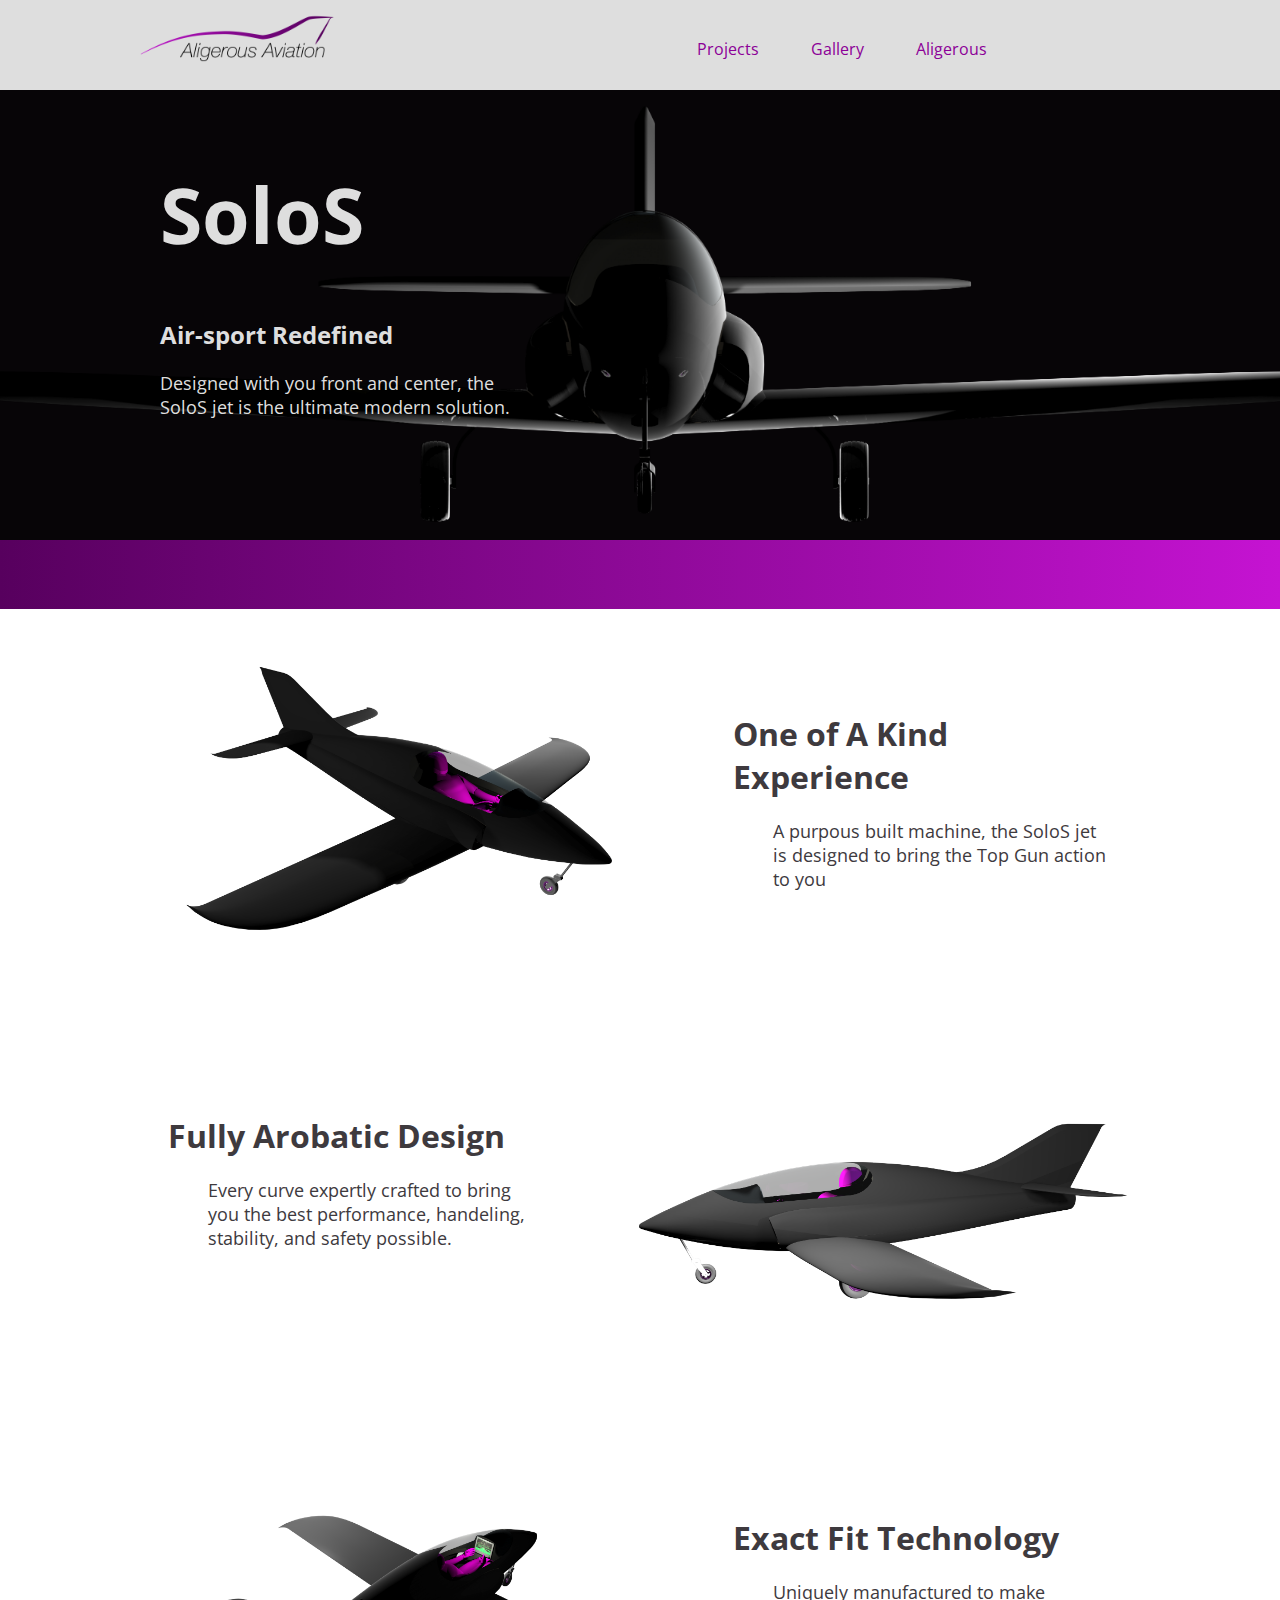
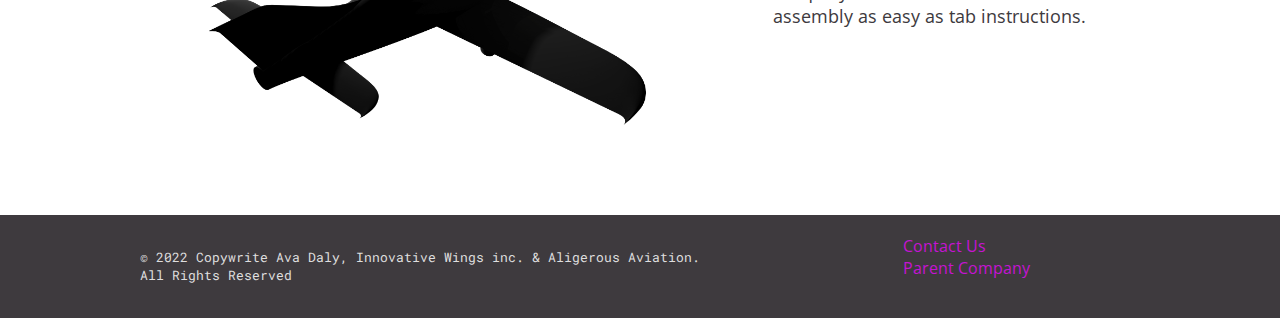
<file: index.html>
<html>
    
    <head>
        <meta http-equiv="Refresh" content="0; url='aligerous/main.html'" />
    </head>
    <main>
        <p>please follow <a href="aligerous/main.html">this link</a>.</p>
    </main>

</html>
</file>
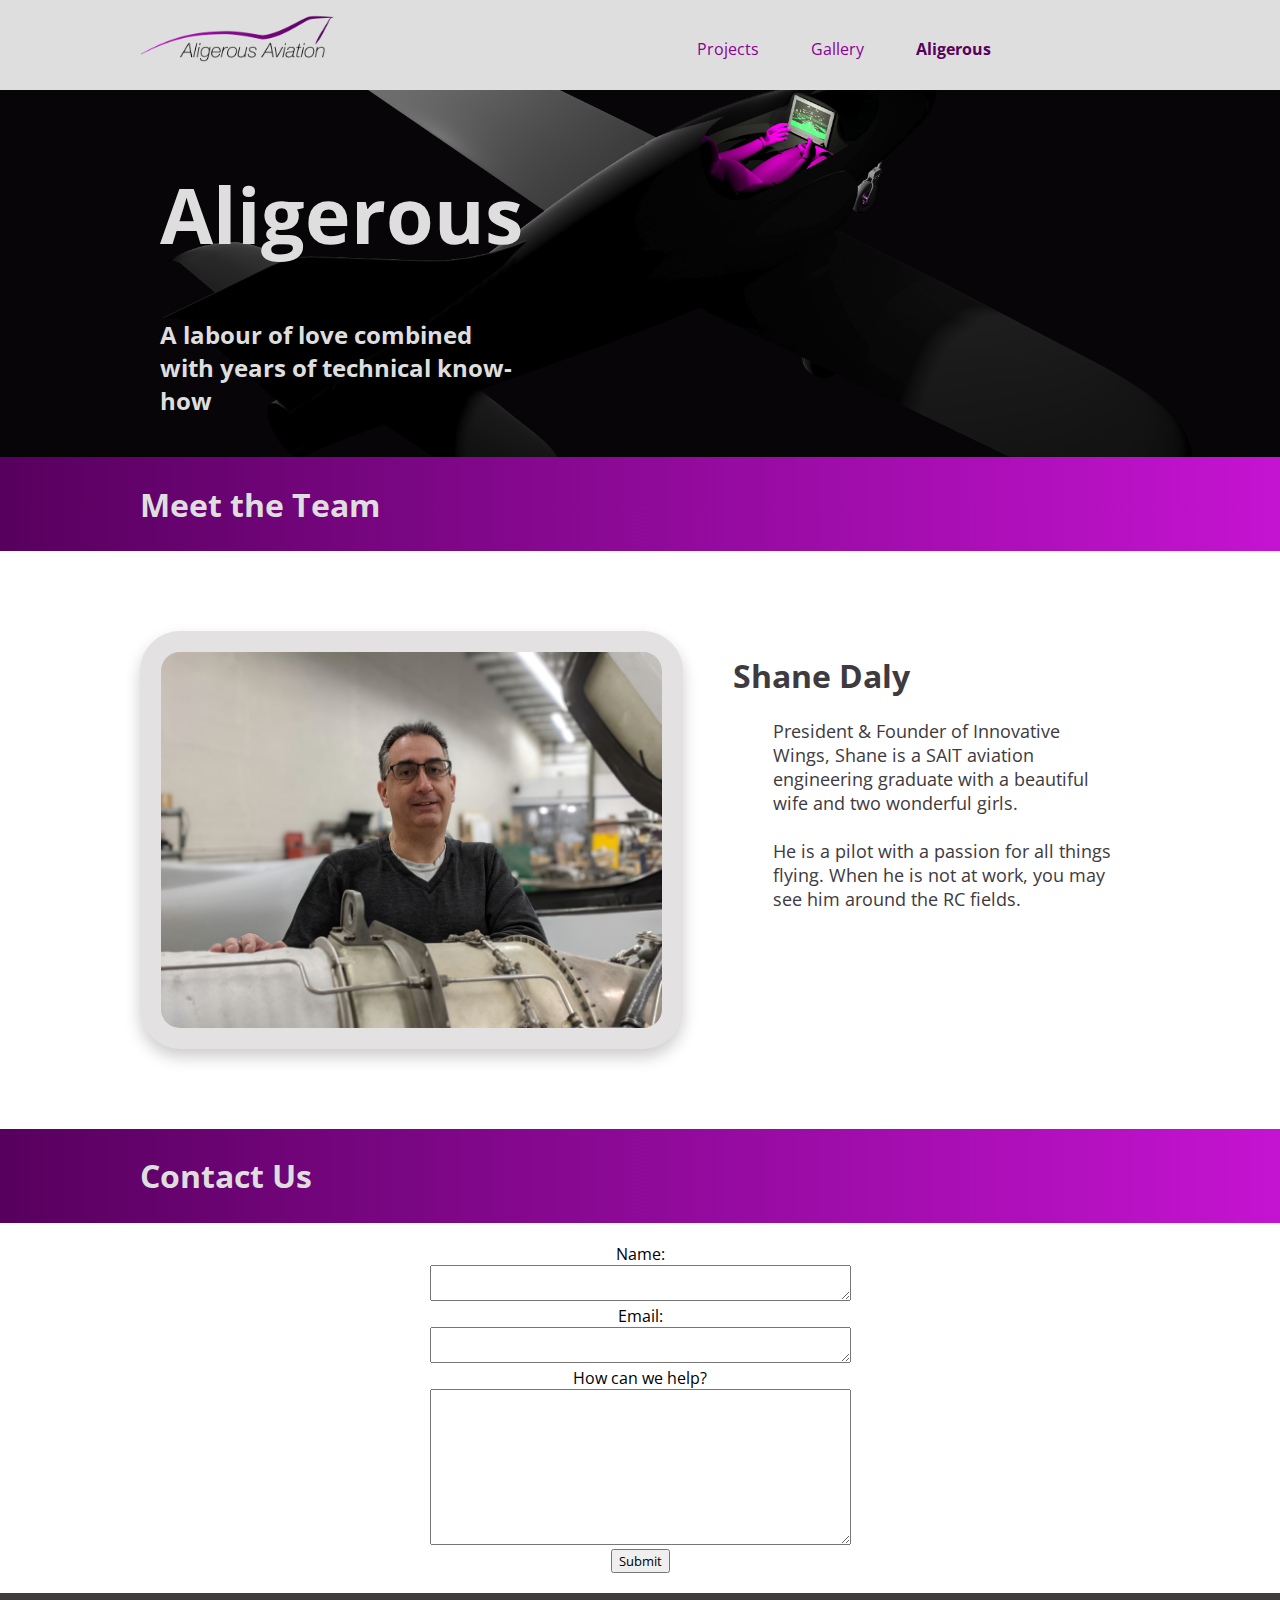
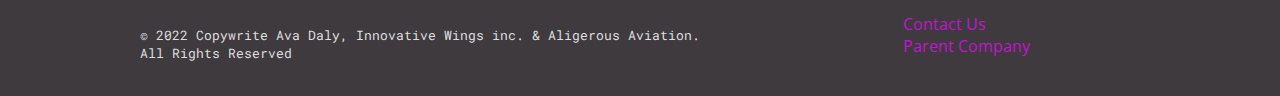
<file: aligerous/about_us.html>
<!doctype html>
<html>

<head>
    <meta charset="UTF-8">

    <!-- google fonts link -->
    <link rel="preconnect" href="https://fonts.googleapis.com">
    <link rel="preconnect" href="https://fonts.gstatic.com" crossorigin>
    <link
        href="https://fonts.googleapis.com/css2?family=Open+Sans:ital,wght@0,400;0,600;1,400;1,900&family=Roboto+Mono:ital,wght@0,300;1,300&display=swap"
        rel="stylesheet">

    <title>Aligerous</title>
    <link rel="stylesheet" href="style.css">
</head>

<body>
    <!-- Navigation Bar with logo and dropdown -->
    <nav>
        <div class="nav_grid container ">
            <div><a href="main.html"><img src="..//resources/aligrous_logo.png"
                        alt="..//resources/aligrous_logo_notext.png" class="nav_logo"></a></div>

            <ul>
                <li class="dropdown"><a href="javascript:void(0)" class="nav_drop_btn">Projects</a>
                    <div class="nav_drop_cont">
                        <a href="solos.html">SoloS</a>
                        <!-- <br>
                        <a href="solos.html">Tactical Turbine Legend</a> -->
                    </div>

                </li>
                <li><a href="gallery.html">Gallery</a></li>
                <li class="dropdown">
                    <a href="about_us.html" class="nav_drop_btn" id="active">Aligerous</a>
                    <div class="nav_drop_cont">
                        <a href="about_us.html#team">Meet the Team</a>
                        <br>
                        <a href="about_us.html#contact">Contact Us</a>
                    </div>
                </li>
            </ul>
        </div>
    </nav>
    <!-- Main Content -->
    <main>
        <!-- Hero banner -->
        <div class=" hero hero_small solos_hero_img">
            <div class="container wrapper hero_grid ">
                <div>
                    <h1>Aligerous</h1>
                    <h2>A labour of love combined with years of technical know-how</h2>
                </div>
                <div>
                    <!--this is an empty divv for easy spacinggg -->
                </div>
            </div>
        </div>
        <div class=" sec_head">
            <h1 id="team" class="container">Meet the Team</h1>
        </div>
        <div class=" container content left_grid">
            <div class="grid_img">
                <img class="performance_box" src="../resources/Shane.jpg" alt="">
            </div>

            <div class="right_text">
                <h1>Shane Daly</h1>
                <p class="indent">President & Founder of Innovative Wings, Shane is a SAIT aviation engineering graduate
                    with a beautiful wife and two wonderful girls.<br><br>
                    He is a pilot with a passion for all things flying. When he is not at work, you may see him around
                    the RC fields.</p>
                <br>
            </div>
        </div>
        <div class=" sec_head">
            <h1 class="container">Contact Us</h1>
        </div>
        <div class="form">
            <div id="contact">
                <form>
                    <label for="name">Name:</label><br>
                    <textarea cols="50"></textarea><br>
                    <label for="email">Email:</label><br>
                    <textarea cols="50"></textarea><br>
                    <label for="email">How can we help?</label><br>
                    <textarea rows="10" cols="50"></textarea><br>
                    <input type="submit" value="Submit">
                </form>
            </div>
        </div>
        </div>

    </main>
    <!-- Footer Content -->
    <footer class="wrapper">
        <div class=" container footer_grid_parent">
            <p> © 2022 Copywrite Ava Daly, Innovative Wings inc. & Aligerous Aviation. <br>All Rights Reserved</p>
            <ul class="footer_ul">
                <li><a href="about_us.html#contact">Contact Us</a></li>
                <li><a href="https://www.innovativewings.com/">Parent Company</a></li>
            </ul>
        </div>
    </footer>
</body>

</html>
</file>
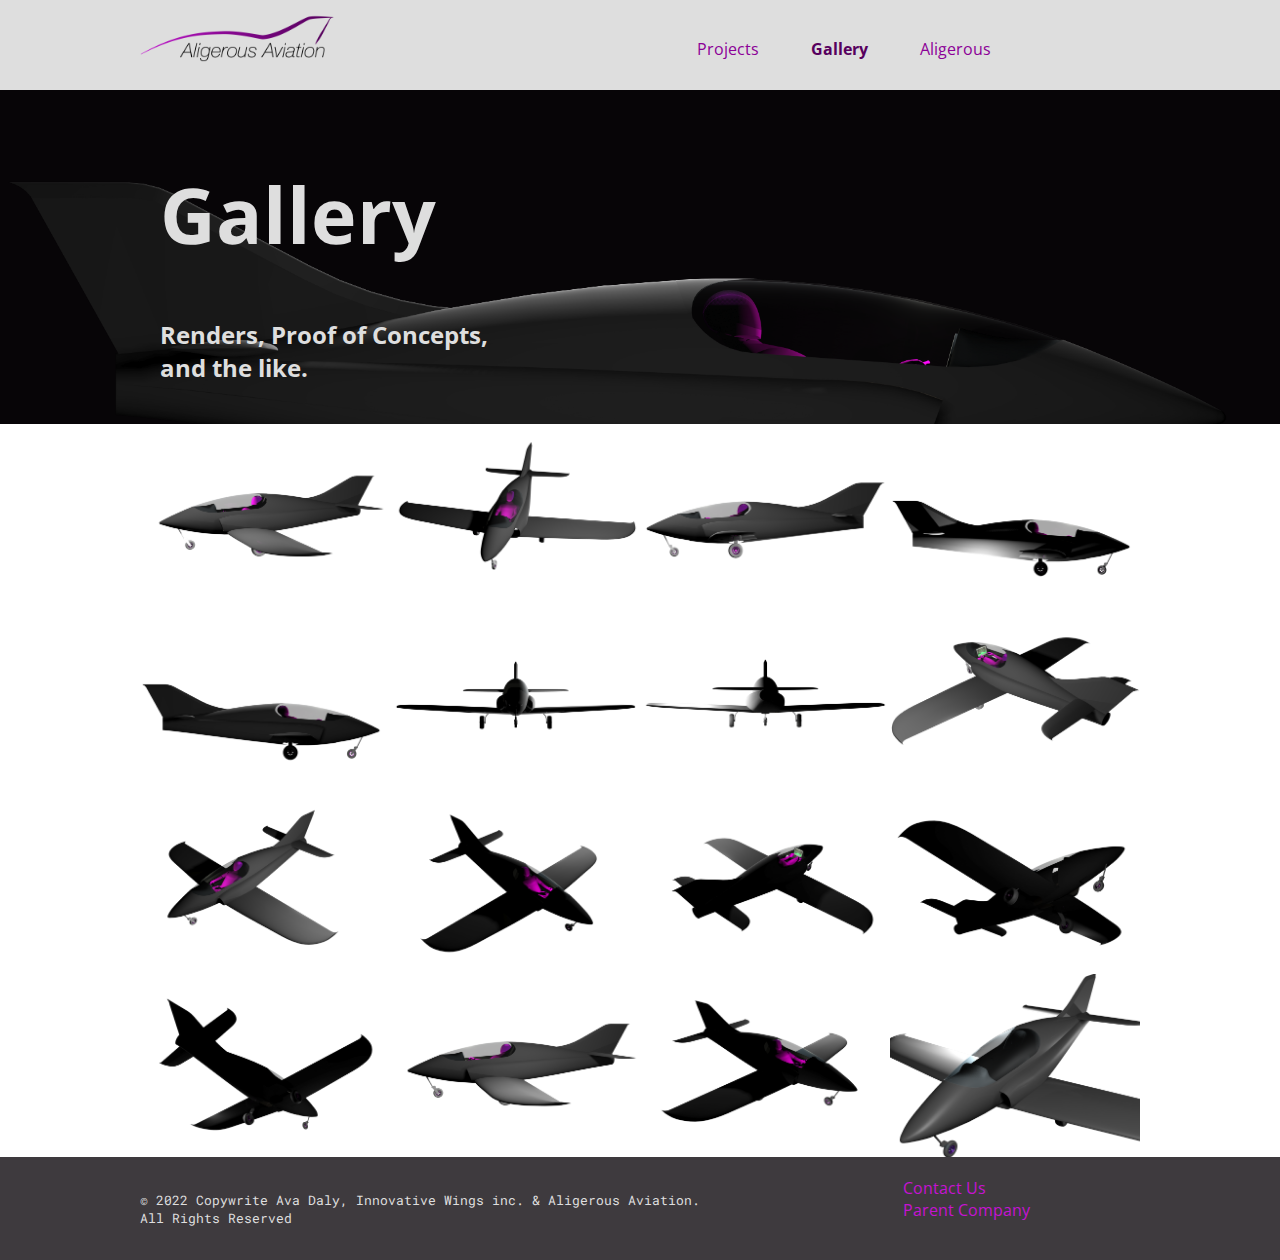
<file: aligerous/gallery.html>
<!doctype html>
<html>

<head>
    <meta charset="UTF-8">

    <!-- google fonts link -->
    <link rel="preconnect" href="https://fonts.googleapis.com">
    <link rel="preconnect" href="https://fonts.gstatic.com" crossorigin>
    <link
        href="https://fonts.googleapis.com/css2?family=Open+Sans:ital,wght@0,400;0,600;1,400;1,900&family=Roboto+Mono:ital,wght@0,300;1,300&display=swap"
        rel="stylesheet">

    <title>Gallery</title>
    <link rel="stylesheet" href="style.css">
</head>

<body>
    <!-- Navigation Bar with logo and dropdown -->
    <nav>
        <div class="nav_grid container ">
            <div><a href="main.html"><img src="..//resources/aligrous_logo.png"
                        alt="..//resources/aligrous_logo_notext.png" class="nav_logo"></a></div>

            <ul>
                <li class="dropdown"><a href="javascript:void(0)" class="nav_drop_btn">Projects</a>
                    <div class="nav_drop_cont">
                        <a href="solos.html">SoloS</a>
                        <!-- <br>
                        <a href="solos.html">Tactical Turbine Legend</a> -->
                    </div>

                </li>
                <li><a id="active" href="gallery.html">Gallery</a></li>
                <li class="dropdown"><a href="about_us.html" class="nav_drop_btn">Aligerous</a>
                    <div class="nav_drop_cont">
                        <a href="about_us.html#team">Meet the Team</a>
                        <br>
                        <a href="about_us.html#contact">Contact Us</a>
                    </div>
                </li>
            </ul>
        </div>
    </nav>
    <!-- Main Content -->
    <main>
        <!-- Hero banner -->
        <div class=" hero hero_small gallery-hero_img">
            <div class="container wrapper hero_grid ">
                <div>
                    <h1>Gallery</h1>
                    <h2>Renders, Proof of Concepts, and the like.</h2>
                </div>
                <div>
                    <!--this is an empty divv for easy spacinggg -->
                </div>
            </div>
        </div>

        <div class="content">
            <div class="img_gallery container">
                <img class="gallery_img" src="../resources/Render_01.png">
                <img class="gallery_img" src="../resources/Render_02.png">
                <img class="gallery_img" src="../resources/Render_03.png">
                <img class="gallery_img" src="../resources/Render_04.png">
                <img class="gallery_img" src="../resources/Render_05.png">
                <img class="gallery_img" src="../resources/Render_06.png">
                <img class="gallery_img" src="../resources/Render_07.png">
                <img class="gallery_img" src="../resources/Render_08.png">
                <img class="gallery_img" src="../resources/Render_09.png">
                <img class="gallery_img" src="../resources/Render_10.png">
                <img class="gallery_img" src="../resources/Render_11.png">
                <img class="gallery_img" src="../resources/Render_12.png">
                <img class="gallery_img" src="../resources/Render_13.png">
                <img class="gallery_img" src="../resources/Render_016.png">
                <img class="gallery_img" src="../resources/Render_014.png">
                <img class="gallery_img" src="../resources/Render_17.png">
            </div>
        </div>

    </main>
    <!-- Footer Content -->
    <footer class="wrapper">
        <div class=" container footer_grid_parent">
            <p> © 2022 Copywrite Ava Daly, Innovative Wings inc. & Aligerous Aviation. <br>All Rights Reserved</p>
            <ul class="footer_ul">
                <li><a href="about_us.html#contact">Contact Us</a></li>
                <li><a href="https://www.innovativewings.com/">Parent Company</a></li>
            </ul>
        </div>
    </footer>
</body>

</html>
</file>
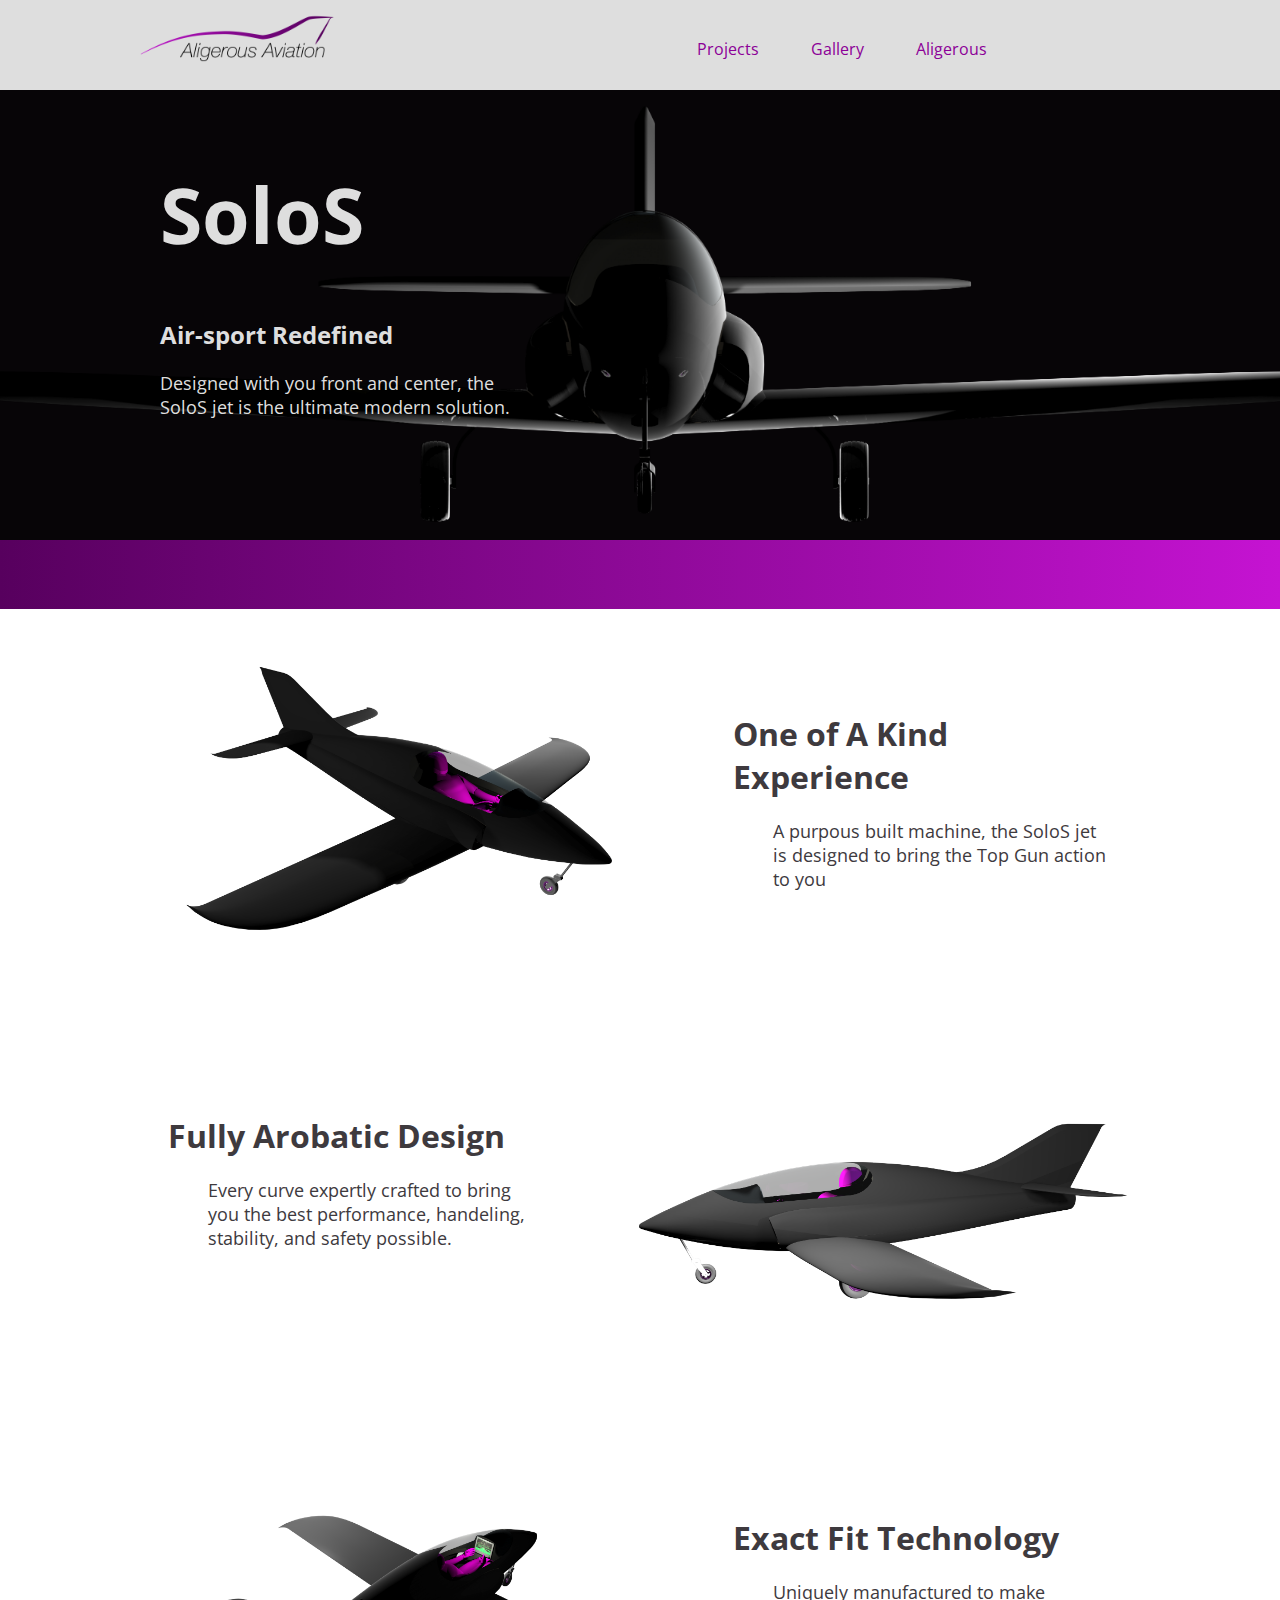
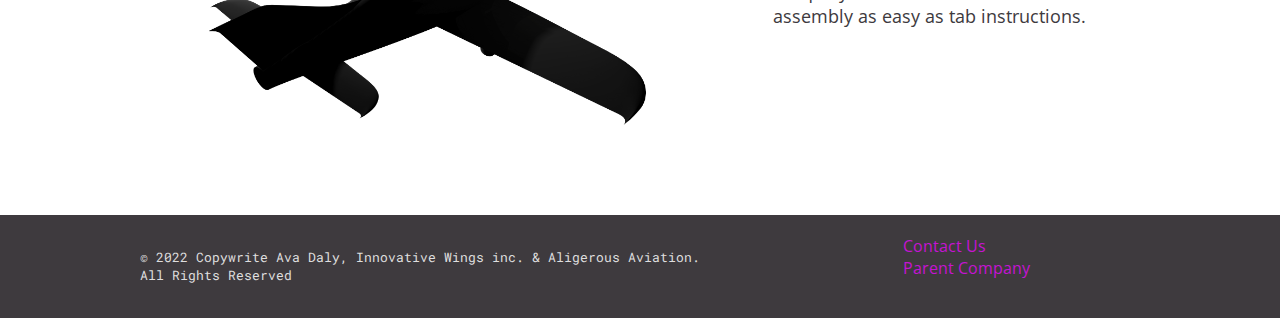
<file: aligerous/main.html>
<!doctype html>
<html>

<head>
    <meta charset="UTF-8">

    <!-- google fonts link -->
    <link rel="preconnect" href="https://fonts.googleapis.com">
    <link rel="preconnect" href="https://fonts.gstatic.com" crossorigin>
    <link
        href="https://fonts.googleapis.com/css2?family=Open+Sans:ital,wght@0,400;0,600;1,400;1,900&family=Roboto+Mono:ital,wght@0,300;1,300&display=swap"
        rel="stylesheet">

    <title>Aligerous Main</title>
    <link rel="stylesheet" href="style.css">
</head>

<body>
    <!-- Navigation Bar with logo and dropdown -->
    <nav>
        <div class="nav_grid container ">
            <div><a href="main.html"><img src="..//resources/aligrous_logo.png"
                        alt="..//resources/aligrous_logo_notext.png" class="nav_logo"></a></div>

            <ul>
                <li class="dropdown"><a href="javascript:void(0)" class="nav_drop_btn">Projects</a>
                    <div class="nav_drop_cont">
                        <a href="solos.html">SoloS</a>
                        <!-- <br>
                        <a href="solos.html">Tactical Turbine Legend</a> -->
                    </div>

                </li>
                <li><a href="gallery.html">Gallery</a></li>
                <li class="dropdown"><a href="about_us.html" class="nav_drop_btn">Aligerous</a>
                    <div class="nav_drop_cont">
                        <a href="about_us.html#team">Meet the Team</a>
                        <br>
                        <a href="about_us.html#contact">Contact Us</a>
                    </div>
                </li>
            </ul>
        </div>
    </nav>
    <!-- Main Content -->
    <main>
        <!-- Hero banner -->
        <div class="hero hero_img">
            <div class="container wrapper hero_grid ">
                <div>
                    <h1>SoloS</h1>
                    <h2>Air-sport Redefined</h2>
                    <p>Designed with you front and center, the SoloS jet is the ultimate modern solution. </p>
                </div>
                <div>
                    <!--this is an empty divv for easy spacinggg -->
                </div>
            </div>
        </div>
        <div class="  sec_head">
            <br>
        </div>

        <div class=" container content left_grid">
            <div>
                <img src="../resources/Render_015.png" alt="">
            </div>
            <div class="right_text">
                <h1>One of A Kind Experience</h1>
                <p class="indent">A purpous built machine, the SoloS jet is designed to bring the Top Gun action to you
                </p>
            </div>

        </div>
        <div class=" container content right_grid ">
            <div class="left_text">
                <h1>Fully Arobatic Design</h1>
                <p class="indent">Every curve expertly crafted to bring you the best performance, handeling, stability,
                    and safety possible.</p>
            </div>
            <div>
                <img src="../resources/Render_01.png" alt="">
            </div>

        </div>
        <div class=" container content left_grid">
            <div>
                <img src="../resources/Render_11.png" alt="">
            </div>
            <div class="right_text">
                <h1>Exact Fit Technology</h1>
                <p class="indent">Uniquely manufactured to make assembly as easy as tab instructions.</p>
            </div>

        </div>



    </main>
    <!-- Footer Content -->
    <footer class="wrapper">
        <div class=" container footer_grid_parent">
            <p> © 2022 Copywrite Ava Daly, Innovative Wings inc. & Aligerous Aviation. <br>All Rights Reserved</p>
            <ul class="footer_ul">
                <li><a href="about_us.html#contact">Contact Us</a></li>
                <li><a href="https://www.innovativewings.com/">Parent Company</a></li>
            </ul>
        </div>
    </footer>
</body>

</html>
</file>
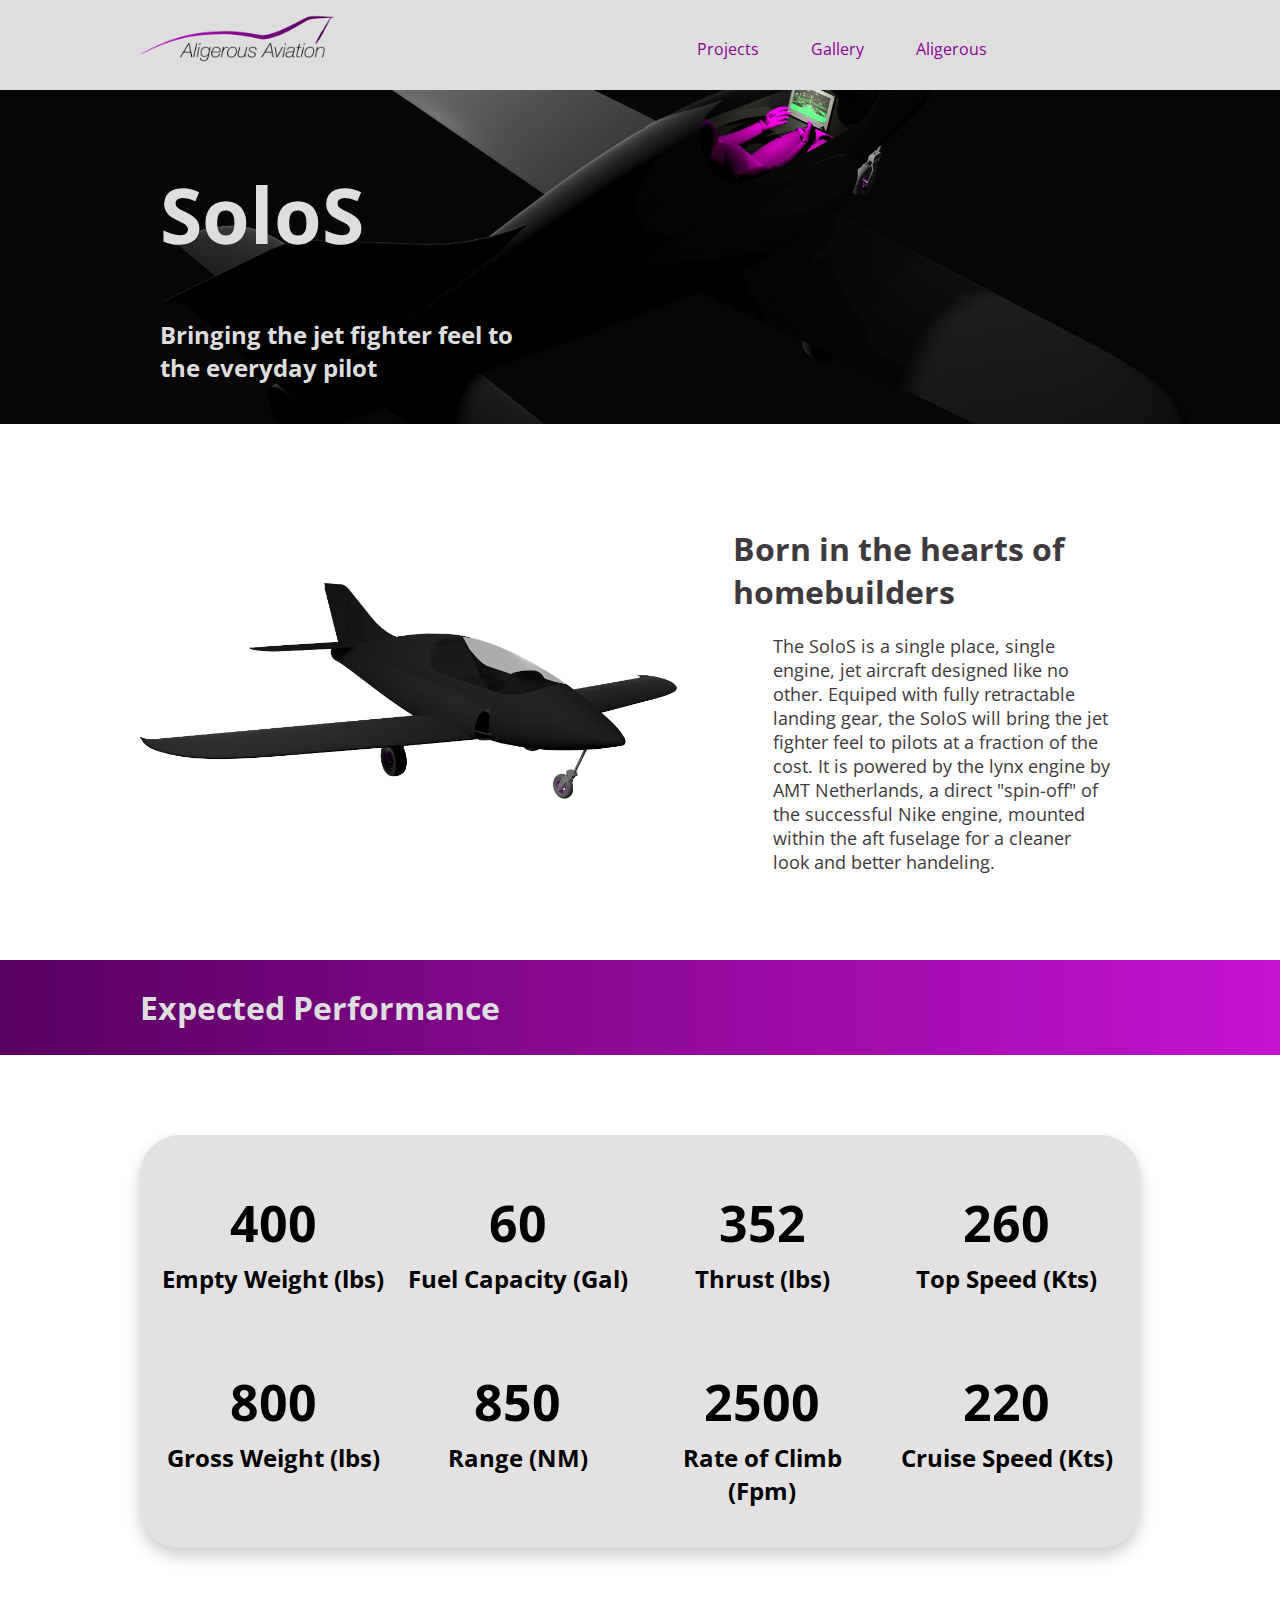
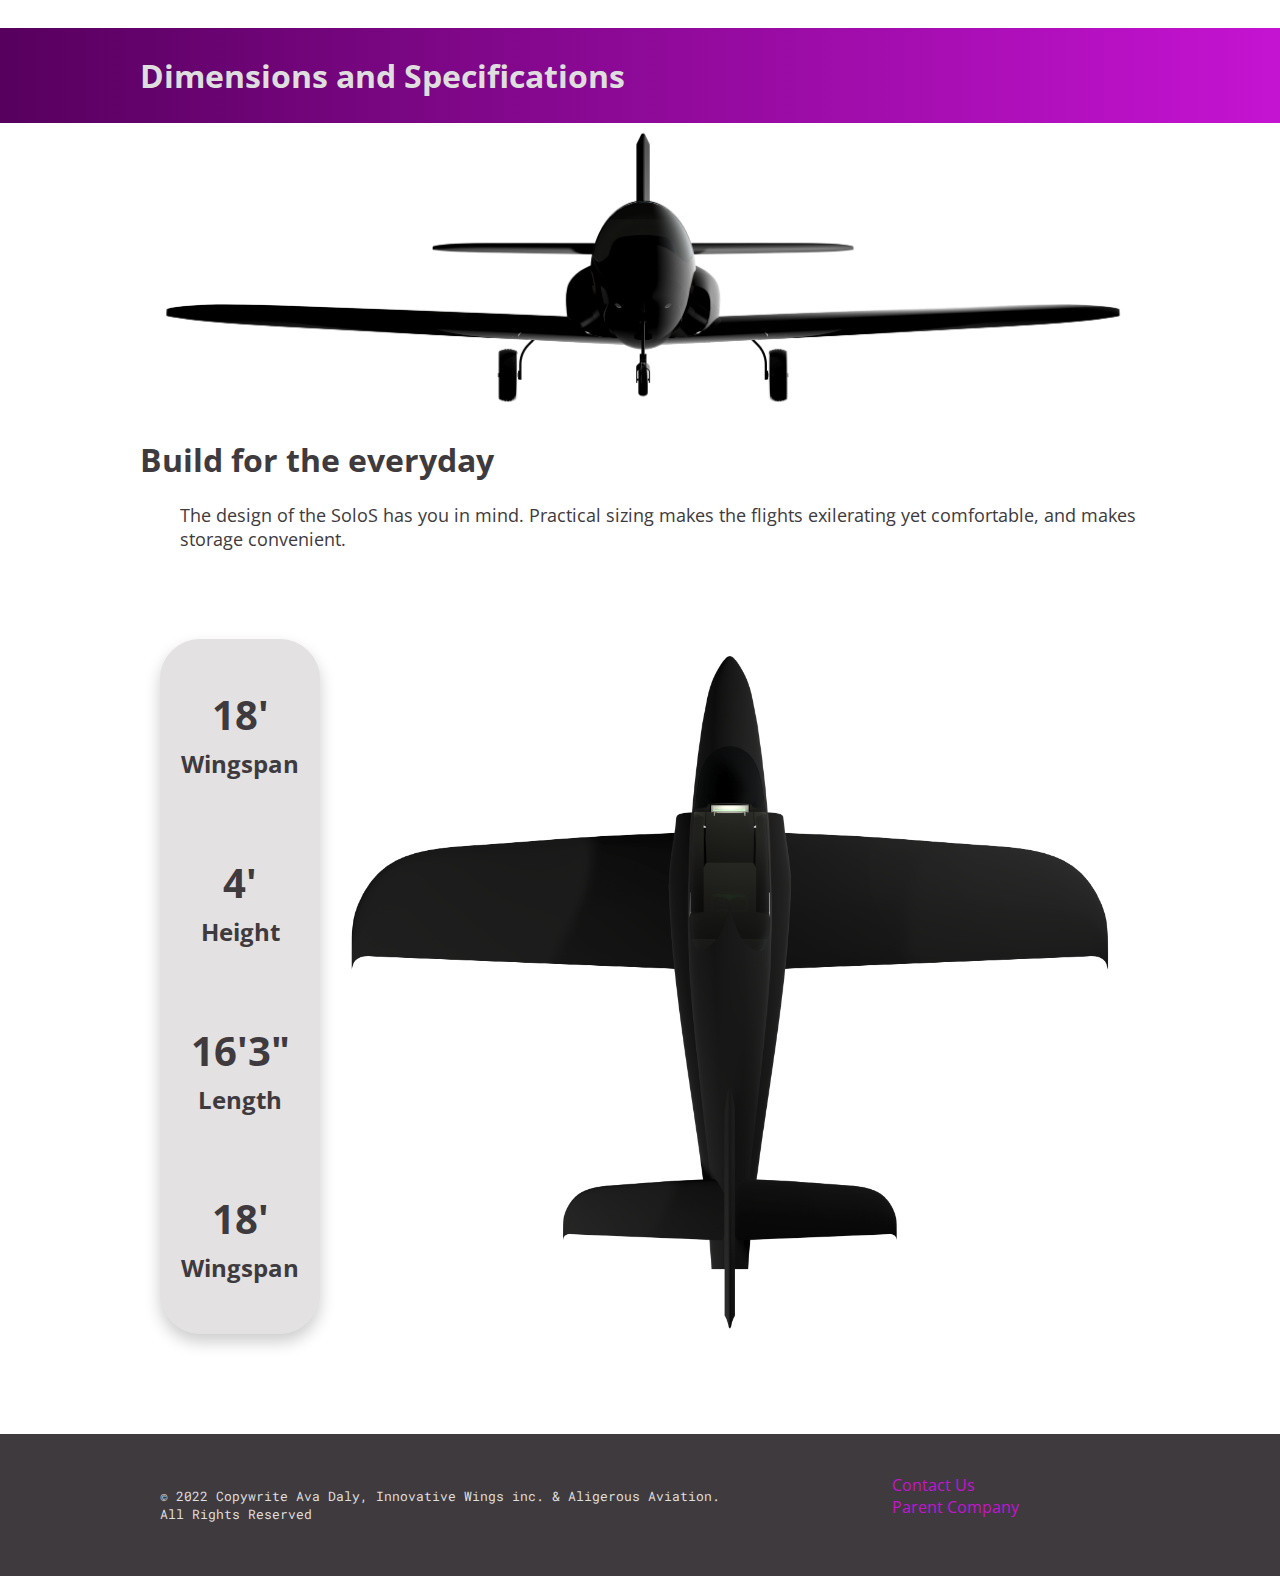
<file: aligerous/solos.html>
<!doctype html>
<html>

<head>
    <meta charset="UTF-8">

    <!-- google fonts link -->
    <link rel="preconnect" href="https://fonts.googleapis.com">
    <link rel="preconnect" href="https://fonts.gstatic.com" crossorigin>
    <link
        href="https://fonts.googleapis.com/css2?family=Open+Sans:ital,wght@0,400;0,600;1,400;1,900&family=Roboto+Mono:ital,wght@0,300;1,300&display=swap"
        rel="stylesheet">

    <title>SoloS</title>
    <link rel="stylesheet" href="style.css">
</head>

<body>
    <!-- Navigation Bar with logo and dropdown -->
    <nav>
        <div class="nav_grid container ">
            <div><a href="main.html"><img src="..//resources/aligrous_logo.png"
                        alt="..//resources/aligrous_logo_notext.png" class="nav_logo"></a></div>

            <ul>
                <li class="dropdown"><a href="javascript:void(0)" class="nav_drop_btn">Projects</a>
                    <div class="nav_drop_cont">
                        <a id="active" href="solos.html">SoloS</a>
                        <!-- <br>
                        <a href="solos.html">Tactical Turbine Legend</a> -->
                    </div>

                </li>
                <li><a href="gallery.html">Gallery</a></li>
                <li class="dropdown"><a href="about_us.html" class="nav_drop_btn">Aligerous</a>
                    <div class="nav_drop_cont">
                        <a href="about_us.html#team">Meet the Team</a>
                        <br>
                        <a href="about_us.html#contact">Contact Us</a>
                    </div>
                </li>
            </ul>
        </div>
    </nav>
    <!-- Main Content -->
    <main>
        <!-- Hero banner -->
        <div class=" hero hero_small solos_hero_img">
            <div class="container wrapper hero_grid ">
                <div>
                    <h1>SoloS</h1>
                    <h2>Bringing the jet fighter feel to the everyday pilot</h2>
                </div>
                <div>
                    <!--this is an empty divv for easy spacinggg -->
                </div>
            </div>
        </div>
        <!-- blurb -->
        <div class=" container content left_grid">
            <div class="grid_img">
                <img src="../resources/Render_22.png" alt="">
            </div>
            <div class="right_text">
                <h1>Born in the hearts of homebuilders</h1>
                <p class="indent">The SoloS is a single place, single engine, jet aircraft designed like no other.
                    Equiped with fully retractable landing gear, the SoloS will bring the jet fighter feel to pilots at
                    a fraction of the cost. It is powered by the lynx engine by AMT Netherlands, a direct "spin-off" of
                    the successful Nike engine, mounted within the aft fuselage for a cleaner look and better handeling.
                </p>
                <br>
            </div>

        </div>
        <!-- Performance-------------------------------------------------------- -->
        <div class=" sec_head">
            <h1 class="container">Expected Performance</h1>
        </div>
        <div class="container performance_box">
            <div class="performance_figure">
                <h1 class="perf_number">400</h1>
                <h2 class="perf_sub">Empty Weight (lbs)</h2>
            </div>

            <div class="performance_figure">
                <h1 class="perf_number">60</h1>
                <h2 class="perf_sub">Fuel Capacity (Gal)</h2>
            </div>
            <div class="performance_figure">
                <h1 class="perf_number">352</h1>
                <h2 class="perf_sub">Thrust (lbs)</h2>
            </div>
            <div class="performance_figure">
                <h1 class="perf_number">260</h1>
                <h2 class="perf_sub">Top Speed (Kts)</h2>
            </div>
            <div class="performance_figure">
                <h1 class="perf_number">800</h1>
                <h2 class="perf_sub">Gross Weight (lbs)</h2>
            </div>
            <div class="performance_figure">
                <h1 class="perf_number">850</h1>
                <h2 class="perf_sub">Range (NM)</h2>
            </div>
            <div class="performance_figure">
                <h1 class="perf_number">2500</h1>
                <h2 class="perf_sub">Rate of Climb (Fpm)</h2>
            </div>
            <div class="performance_figure">
                <h1 class="perf_number">220</h1>
                <h2 class="perf_sub">Cruise Speed (Kts)</h2>
            </div>

        </div>
        <div class=" sec_head">
            <h1 class="container">Dimensions and Specifications</h1>
        </div>
        <div class=" container content ">
            <img src="../resources/Render_06_cropped.png" alt="">
            <h1>Build for the everyday</h1>
            <p class="indent">The design of the SoloS has you in mind. Practical sizing makes the flights exilerating
                yet comfortable, and makes storage convenient.</p>
            <div class="dim_box_grid">
                <div class="dim_box">
                    <div class="dim_figure">
                        <h1 class="dim_number">18'</h1>
                        <h2 class="dim_sub">Wingspan</h2>
                    </div>
                    <div class="dim_figure">
                        <h1 class="dim_number">4'</h1>
                        <h2 class="dim_sub">Height</h2>
                    </div>
                    <div class="dim_figure">
                        <h1 class="dim_number">16'3"</h1>
                        <h2 class="dim_sub">Length</h2>
                    </div>
                    <div class="dim_figure">
                        <h1 class="dim_number">18'</h1>
                        <h2 class="dim_sub">Wingspan</h2>
                    </div>
                </div>
                <img src="../resources/Render_23.png" alt="">
            </div>

        </div>

    </main>
    <!-- Footer Content -->
    <footer class="wrapper">
        <div class=" wrapper container footer_grid_parent">
            <p> © 2022 Copywrite Ava Daly, Innovative Wings inc. & Aligerous Aviation. <br>All Rights Reserved</p>
            <ul class="footer_ul">
                <li><a href="about_us.html#contactcccc">Contact Us</a></li>
                <li><a href="https://www.innovativewings.com/">Parent Company</a></li>
            </ul>
        </div>
    </footer>
</body>

</html>
</file>
<file: aligerous/style.css>
/*
document colours: 
    default White:  #DEDEDE
    Light Grey:     #A19FA1
    Dark Grey:      #3E3A3E
    Default Black:  #070507
    Dark Purple:    #57005E
    Default Purple: #8C0097
    Light purple:   #C513D2

font rules:
    font-family: 'Open Sans', sans-serif;
        -> regular, regular italic, SemiBold, SemiBold italic

    font-family: 'Roboto Mono', monospace;
        -> light, light italic
*/

/* Global */
* {
    box-sizing: border-box;
}

body,
html {
    min-height: 100vh;
    margin: 0;
}

img {
    max-width: 100%;
}

.wrapper {
    padding: 20px;
}

.indent {
    padding-left: 40px;
    padding-bottom: 50px;
}

.container {
    max-width: 1000px;
    margin: auto;
}

p,
h1,
h2,
h3 {
    font-family: 'Open Sans', sans-serif;
}

p {
    font-size: 18px;
}

a {
    text-decoration: none;
    color: #C513D2;
}

a:hover {
    color: #8C0097;
}

/* dropdown help from w3schools, https://www.w3schools.com/css/tryit.asp?filename=trycss_dropdown_navbar */

/* Navigation */
nav {
    max-height: 10vh;
    background-color: #DEDEDE;
    color: #3E3A3E;
    font-family: 'Open Sans', sans-serif;
    padding: 10px 20px;
}

.nav_logo {
    max-height: 8vh;
}

ul {
    /* removes defaults */
    list-style-type: none;
    padding: 0;
    margin: 0;
    /* new styling */
    overflow: hidden;

}

nav li,
.nav_drop_btn {
    display: inline-block;
    text-align: center;
    padding: 14px 16px;
    text-decoration: none;
}

#active {
    font-weight: bold;
    color: #57005E;
}

nav a {
    text-decoration: none;
    color: #8C0097;
}

nav a:hover,
.dropdown:hover .nav_drop_btn {
    color: #C513D2;
}

.nav_drop_cont {
    display: none;
    position: absolute;
    background-color: #DEDEDE;
    min-width: 100px;
    box-shadow: 0px 8px 16px 0px rgba(0, 0, 0, 0.2);
    z-index: 1;
    padding: 12px 16px;
}

.nav_drop_cont a {
    display: block;
    text-align: left;
    padding: 2px;
}

.dropdown:hover .nav_drop_cont {
    display: block;
}

.nav_grid {
    display: grid;
    grid-template-columns: 1fr 1fr;
    grid-gap: 5%;
}

/*-------------------------------------- Main -----------------------------------*/

.content {
    min-height: 20vh;
    margin: auto;
    /* background-color: #DEDEDE; */
    color: #3E3A3E;
}

.sec_head {
    display: block;
    background-image: linear-gradient(to right, #57005E, #C513D2);
    background-color: #57005E;
    color: #DEDEDE;
    padding: 2%;
}

/* image on the left, text on the right */
.left_grid {
    display: grid;
    grid-template-columns: 4fr 3fr;
    grid-gap: 5%;
}

/* image on the right, text on the left */
.right_grid {
    display: grid;
    grid-template-columns: 3fr 4fr;
    grid-gap: 5%;
}

/* text on the left side */
.left_text {
    display: block;
    padding-left: 7%;
    padding-top: 20%;
    color: #3E3A3E;
}

/* text on the right side */
.right_text {
    display: block;
    padding-right: 7%;
    padding-top: 20%;
    color: #3E3A3E;
}

.grid_img {
    display: flex;
    align-items: center;
}

/* Content Spesific */
/* Hero */
.hero {
    background-color: #070507;
    min-height: 50vh;
}

.hero_small {
    background-color: #070507;
    min-height: 30vh;
}

.hero_grid {
    display: grid;
    grid-template-columns: 2fr 3fr;
    grid-gap: 5%;
}

.hero h2,
.hero p,
.hero h1 {
    color: #DEDEDE;
}

.hero h1 {
    font-weight: bold;
    font-size: 77px;
}

.hero_img {
    background-image: url(../resources/Render_06_cropped.png);
    background-size: cover;
    background-repeat: no-repeat;
    background-position: center;
}

.gallery-hero_img {
    background-image: url(../resources/Render_05.png);
    background-size: cover;
    background-repeat: no-repeat;
    background-position: center;
}

.solos_hero_img {
    background-image: url(../resources/Render_11.png);
    background-size: cover;
    background-repeat: no-repeat;
    background-position: center;
}


/* Gallery Formatting */
.img_gallery {
    display: grid;
    grid-template-columns: 1fr 1fr 1fr 1fr;
}

.galllery_img {
    grid-column: span 1;
}

/* Performace Figures Box-------------------------------------------------------------- */
.performance_box {
    margin-top: 80px;
    margin-bottom: 80px;
    padding: 20px;
    background-color: #e3e1e1;
    border: 1px solid #e3e1e1;
    border-radius: 40px;
    box-shadow: 0px 8px 16px 0px rgba(0, 0, 0, 0.2);
    display: grid;
    grid-template-columns: 1fr 1fr 1fr 1fr;
    grid-gap: 20px;

}

.performance_figure {
    text-align: center;
}

.perf_number {
    font-weight: bold;
    font-size: 50px;
    margin-bottom: 5px;
}

.perf_sub {
    font-weight: bold;
    margin-top: 5px;

}

.dim_box {
    /* max-width: 40%; */
    float: left;
    padding: 20px;
    background-color: #e3e1e1;
    border: 1px solid #e3e1e1;
    border-radius: 40px;
    box-shadow: 0px 8px 16px 0px rgba(0, 0, 0, 0.2);
    display: grid;
    grid-template-columns: 1fr;
    grid-gap: 20px;

}

.dim_box_grid {
    padding: 20px;
    display: grid;
    grid-template-columns: 1fr 6fr;
    grid-gap: 20px;
    margin-bottom: 80px;
}

.dim_figure {
    text-align: center;
}

.dim_number {
    font-weight: bold;
    font-size: 40px;
    margin-bottom: 5px;
}

.dim_sub {
    font-weight: bold;
    margin-top: 5px;

}

/* form------------------------------------------------------------------------------------- */
.form {
    display: grid;
    grid-template-columns: 1fr;
    text-align: center;
    padding: 20px;
    margin: auto;
}

label {
    text-align: left;
    font-family: 'Open Sans', sans-serif;
}

input {
    font-family: 'Open Sans', sans-serif;
}

/* Footer ---------------------------------------------------------------------------------*/
footer {
    background-color: #3E3A3E;
    color: #DEDEDE;
    font-family: 'Open Sans', sans-serif;
}

footer p {
    font-family: 'Roboto Mono', monospace;
    font-style: light;
    font-size: smaller;
}

.footer_grid_parent {
    display: grid;
    grid-template-columns: 3fr 1fr;
    grid-gap: 5%;
}


/* Media Queries */
@media screen and (max-width: 800px) {
    .performance_box {
        grid-template-columns: 1fr 1fr;
        grid-gap: 20px;

    }

    /* image on the left, text on the right */
    .left_grid {
        display: grid;
        grid-template-columns: 1fr;
        grid-gap: 5%;
    }

    /* image on the right, text on the left */
    .right_grid {
        display: grid;
        grid-template-columns: 1fr;
        grid-gap: 5%;
    }

    /* text on the left side */
    .left_text {
        display: block;
        padding-left: 7%;
        padding-right: 7%;
        padding-top: 0px;
        color: #3E3A3E;
    }

    /* text on the right side */
    .right_text {
        display: block;
        padding-left: 7%;
        padding-right: 7%;
        padding-top: 0px;
        margin-bottom: 10px;
        color: #3E3A3E;
    }

    .dim_box {
        grid-template-columns: 1fr 1fr 1fr 1fr;
    }

    .dim_box_grid {
        grid-template-columns: 1fr;
    }

    .img_gallery {
        grid-template-columns: 1fr 1fr;
    }

    .nav_grid {
        grid-template-columns: 1fr;
        grid-gap: 5%;
    }

    nav {
        max-height: 30vh;
    }

    .img_gallery {
        grid-template-columns: 1fr 1fr;
    }
}

@media screen and (max-width: 510px) {
    .performance_box {
        grid-template-columns: 1fr;
        grid-gap: 20px;

    }

    .dim_box {
        grid-template-columns: 1fr;
    }

    .dim_box_grid {
        grid-template-columns: 1fr;
    }

    .img_gallery {
        grid-template-columns: 1fr 1fr;
    }
}
</file>
